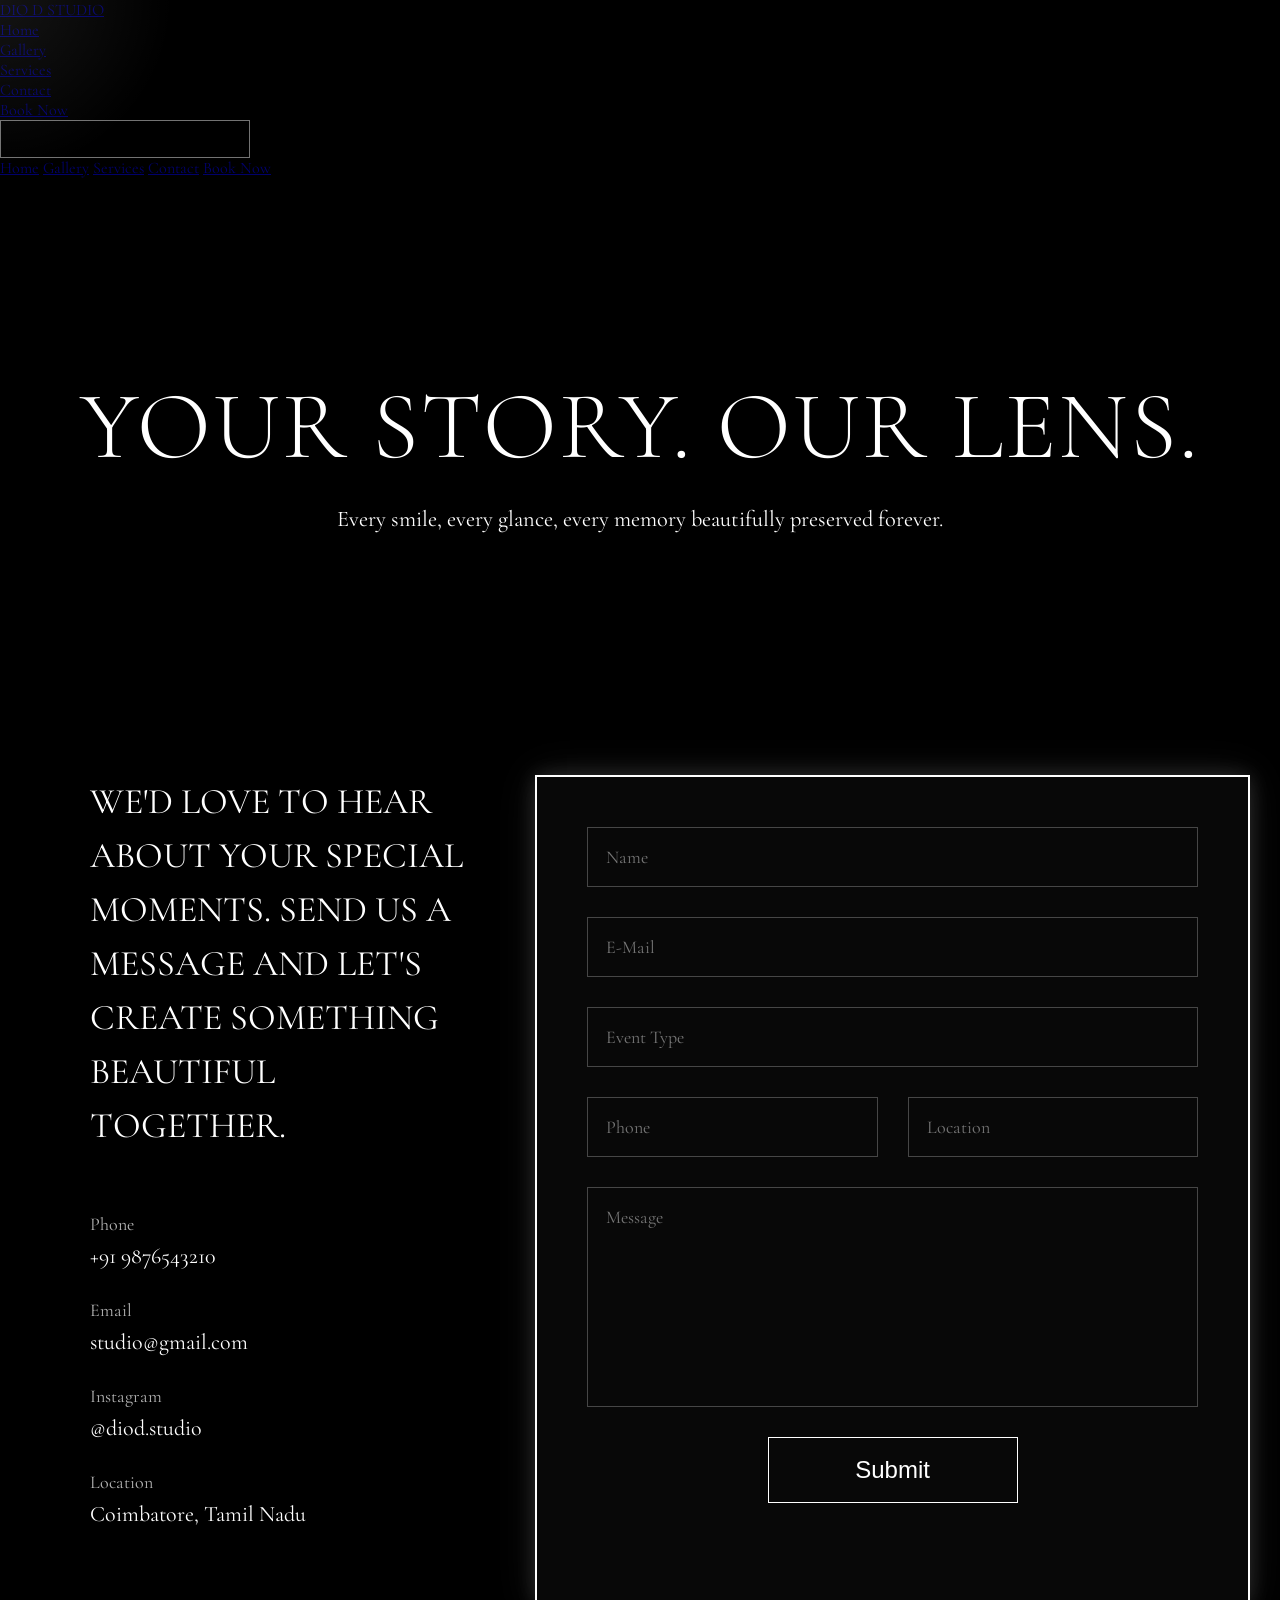
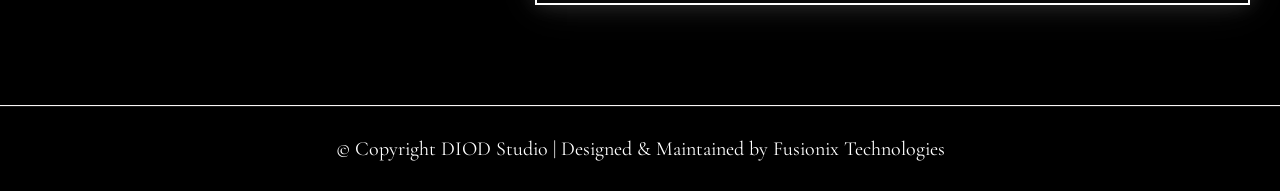
<file: studioContact/index.html>
<!DOCTYPE html>
<html lang="en">
<head>
<meta charset="UTF-8">
<meta name="viewport" content="width=device-width, initial-scale=1.0">

<title>DIOD Studio | Wedding Photography & Cinematic Videography in Coimbatore</title>

<meta name="description" content="DIOD Studio offers premium wedding photography, cinematic videography, candid photography, pre wedding shoots, engagement photography and event coverage in Coimbatore, Tamil Nadu.">

<meta name="keywords" content="Wedding Photography Coimbatore, Wedding Photographer Coimbatore, Candid Photography, Cinematic Videography, Pre Wedding Shoot, Engagement Photography, Wedding Videography Tamil Nadu">

<meta name="author" content="DIOD Studio">

<meta name="robots" content="index, follow">

<meta name="theme-color" content="#000000">

<link rel="canonical" href="https://yourdomain.com/">

<!-- Open Graph SEO -->

<meta property="og:type" content="website">
<meta property="og:title" content="DIOD Studio | Wedding Photography & Cinematic Videography">
<meta property="og:description" content="Capturing timeless wedding stories with cinematic excellence.">
<meta property="og:image" content="https://yourdomain.com/image/bg.jpg">
<meta property="og:url" content="https://yourdomain.com/">

<!-- Twitter SEO -->

<meta name="twitter:card" content="summary_large_image">
<meta name="twitter:title" content="DIOD Studio">
<meta name="twitter:description" content="Premium Wedding Photography & Cinematic Videography">
<meta name="twitter:image" content="https://yourdomain.com/image/bg.jpg">

<!-- Local Business Schema -->

<script type="application/ld+json">
{
 "@context":"https://schema.org",
 "@type":"PhotographyBusiness",
 "name":"DIOD Studio",
 "image":"https://yourdomain.com/image/bg.jpg",
 "telephone":"+91 9876543210",
 "email":"studio@gmail.com",
 "address":{
   "@type":"PostalAddress",
   "addressLocality":"Coimbatore",
   "addressRegion":"Tamil Nadu",
   "addressCountry":"India"
 },
 "url":"https://yourdomain.com"
}
</script>

<link rel="preconnect" href="https://fonts.googleapis.com">
<link rel="preconnect" href="https://fonts.gstatic.com" crossorigin>

<link href="https://fonts.googleapis.com/css2?family=Cormorant+Garamond:wght@300;400;500;600&display=swap" rel="stylesheet">

<link rel="stylesheet" href="style.css">

<link rel="preconnect" href="https://fonts.googleapis.com">
<link href="https://fonts.googleapis.com/css2?family=Cormorant+Garamond:wght@300;400;500;600&display=swap" rel="stylesheet">

<link rel="stylesheet" href="style.css">
</head>

<body>
    <div class="spotlight"></div>

<section class="hero">
    <div class="hero-bg"></div>

    <!-- Navigation -->
    <nav aria-label="Main navigation">

        <a href="index.html" class="logo">
            <span>DIO</span>
            <span class="flip-d">D</span>
            <span class="studio-text">STUDIO</span>
        </a>

        <!-- Desktop Menu -->
        <ul>
            <li><a href="#">Home</a></li>
            <li><a href="#">Gallery</a></li>
            <li><a href="#">Services</a></li>
            <li><a href="#">Contact</a></li>
            <li><a href="#" class="nav-cta">Book Now</a></li>
        </ul>

        <!-- Hamburger -->
        <button class="nav-toggle"
                aria-label="Toggle navigation"
                aria-expanded="false">
            <span></span>
            <span></span>
            <span></span>
        </button>

    </nav>

    <!-- Mobile Fullscreen Menu -->
    <div class="mobile-menu" role="dialog" aria-label="Navigation menu">
        <a href="#">Home</a>
        <a href="#">Gallery</a>
        <a href="#">Services</a>
        <a href="#">Contact</a>
        <a href="#" class="nav-cta">Book Now</a>
    </div>

</section>
</nav>
<div class="overlay"></div>

    <div class="hero-slider">
    <div class="slide slide1" aria-label="Wedding Photography">
    </div>
<div class="slide slide2" aria-label="Cinematic Wedding Videography">
</div>
<div class="slide slide3" aria-label="Pre Wedding Photography">
</div>
</div>

    <div class="hero-content">

    <h1 class="hero-title">
        YOUR STORY. OUR LENS.
    </h1>

    <p class="hero-subtitle">
        Every smile, every glance,
        every memory beautifully
        preserved forever.
    </p>

</div>

</section>

<section class="contact-wrapper">

    <div class="left">

        <h2>
            WE'D LOVE TO HEAR ABOUT YOUR
            SPECIAL MOMENTS. SEND US A
            MESSAGE AND LET'S CREATE
            SOMETHING BEAUTIFUL
            TOGETHER.
        </h2>

        <div class="info">

            <div>
                <span>Phone</span>
                <p>+91 9876543210</p>
            </div>

            <div>
                <span>Email</span>
                <p>studio@gmail.com</p>
            </div>

            <div>
                <span>Instagram</span>
                <p>@diod.studio</p>
            </div>

            <div>
                <span>Location</span>
                <p>Coimbatore, Tamil Nadu</p>
            </div>

        </div>

    </div>

    <div class="right">

        <form id="contactForm">

            <input type="text" name="name" placeholder="Name" required>
            <input type="email" name="email" placeholder="E-Mail" required>
            <input type="text" name="eventType" placeholder="Event Type">

            <div class="row">

                <input type="text" name="phone" placeholder="Phone">
                <input type="text" name="location" placeholder="Location">

            </div>

            <textarea name="message" placeholder="Message"></textarea>

            <button type="submit">
                <span>Submit</span>
            </button>
            <div id="successMsg"></div>
        </form>

    </div>

</section>
<div class="line"></div>

<footer>
© Copyright DIOD Studio | Designed & Maintained by Fusionix Technologies

</footer>
<script src="script.js"></script>

</body>
</html>
</file>
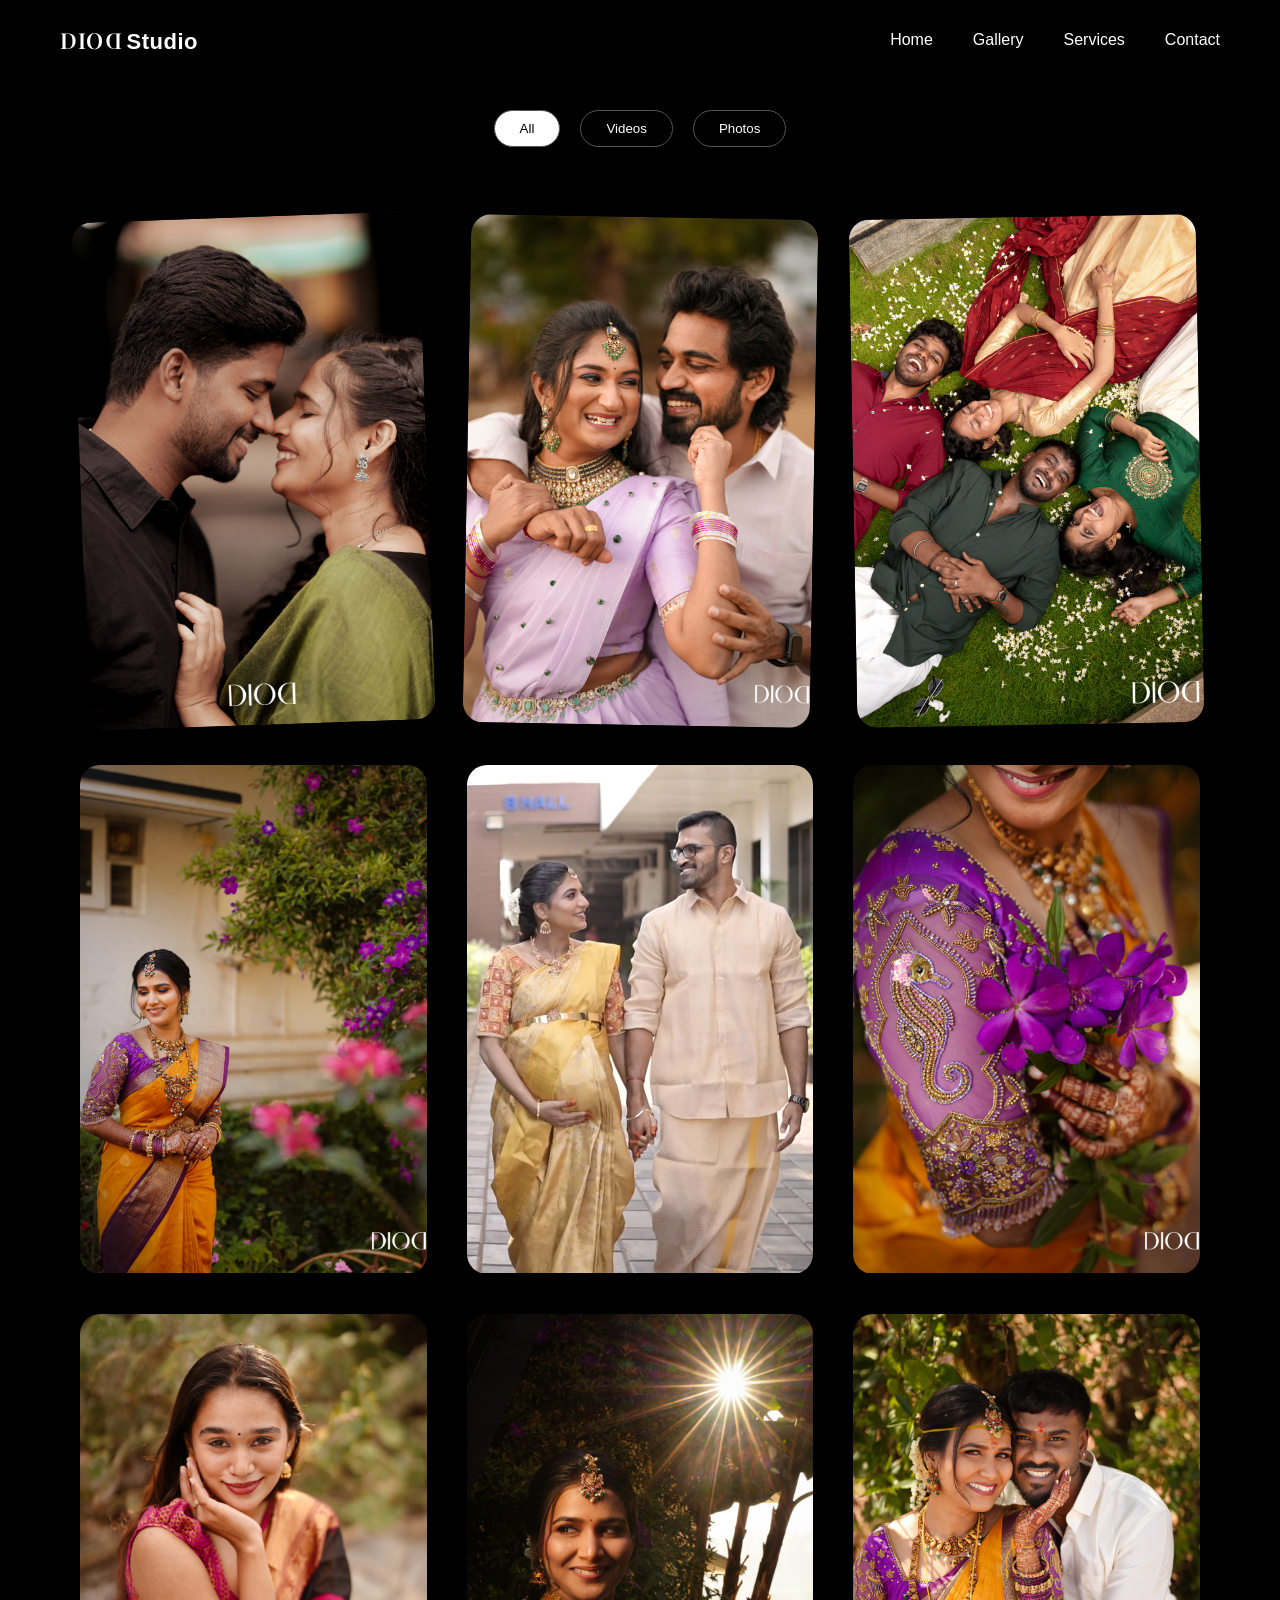
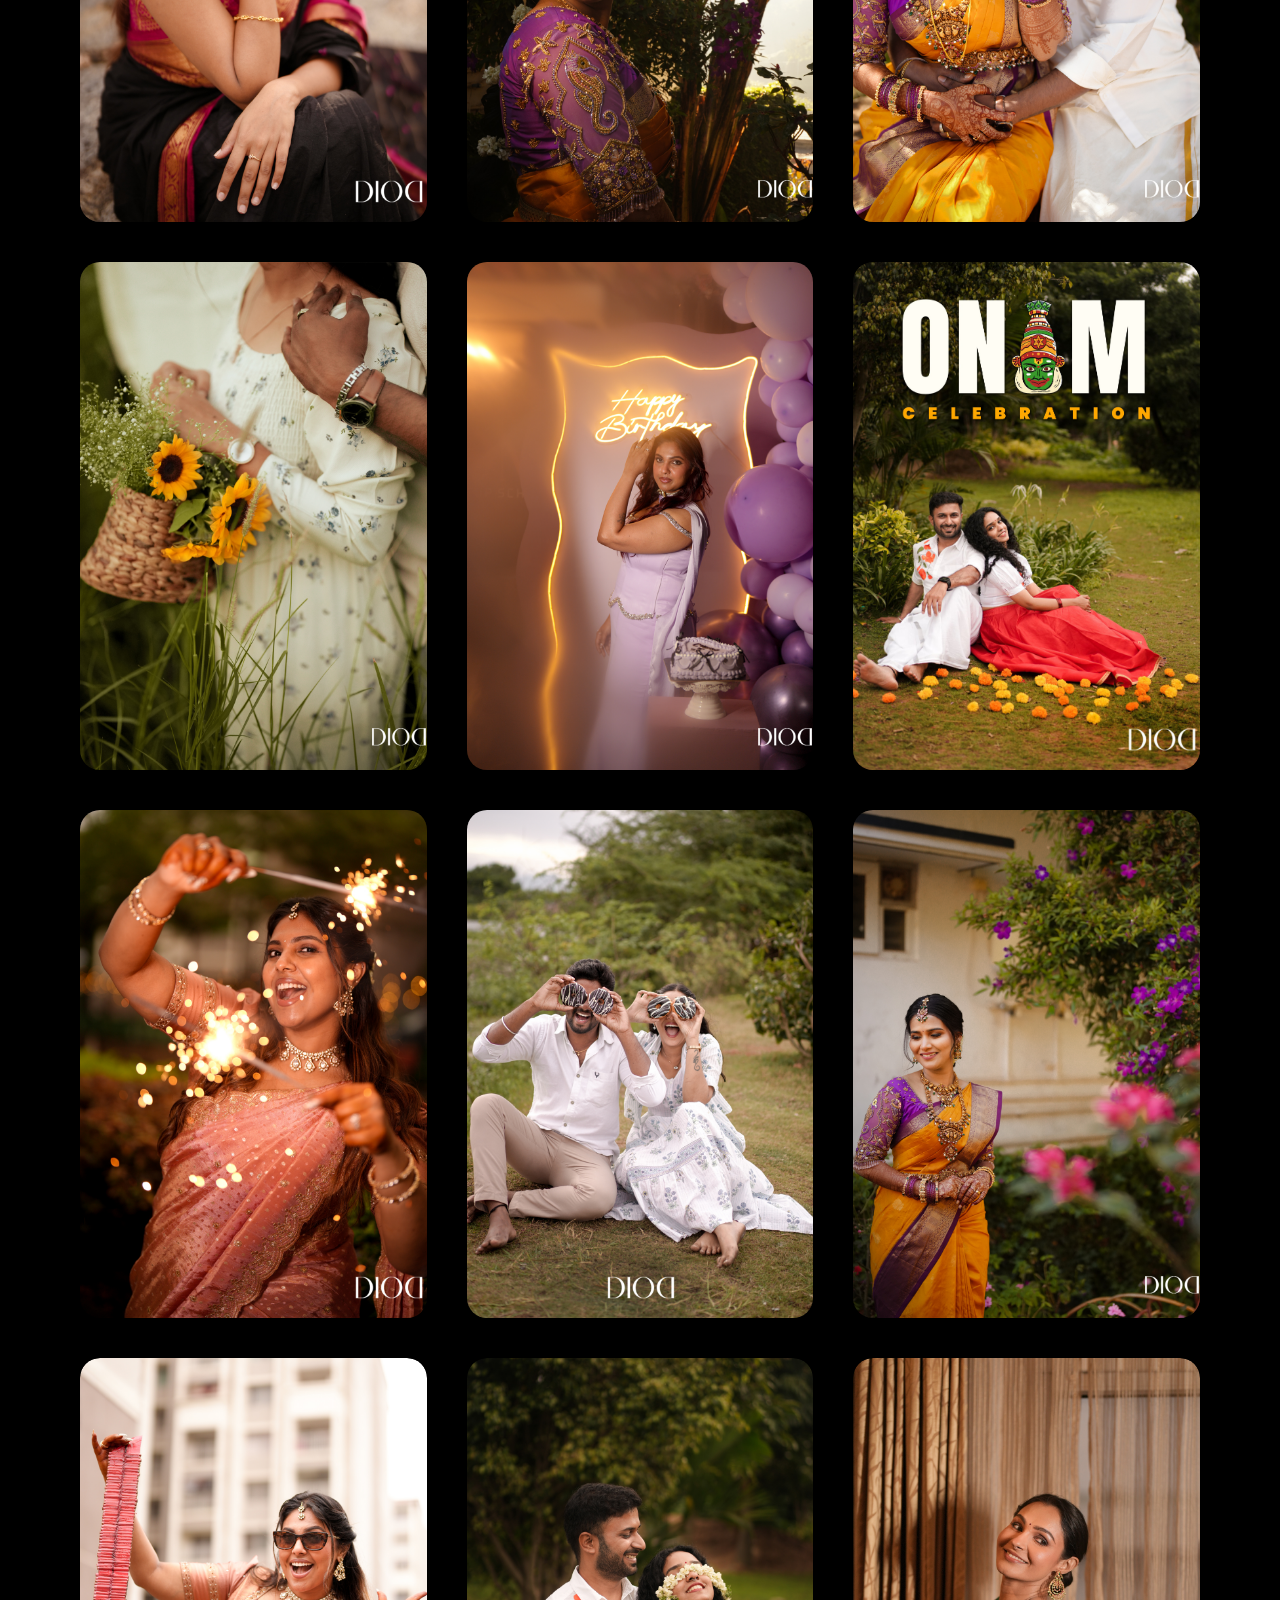
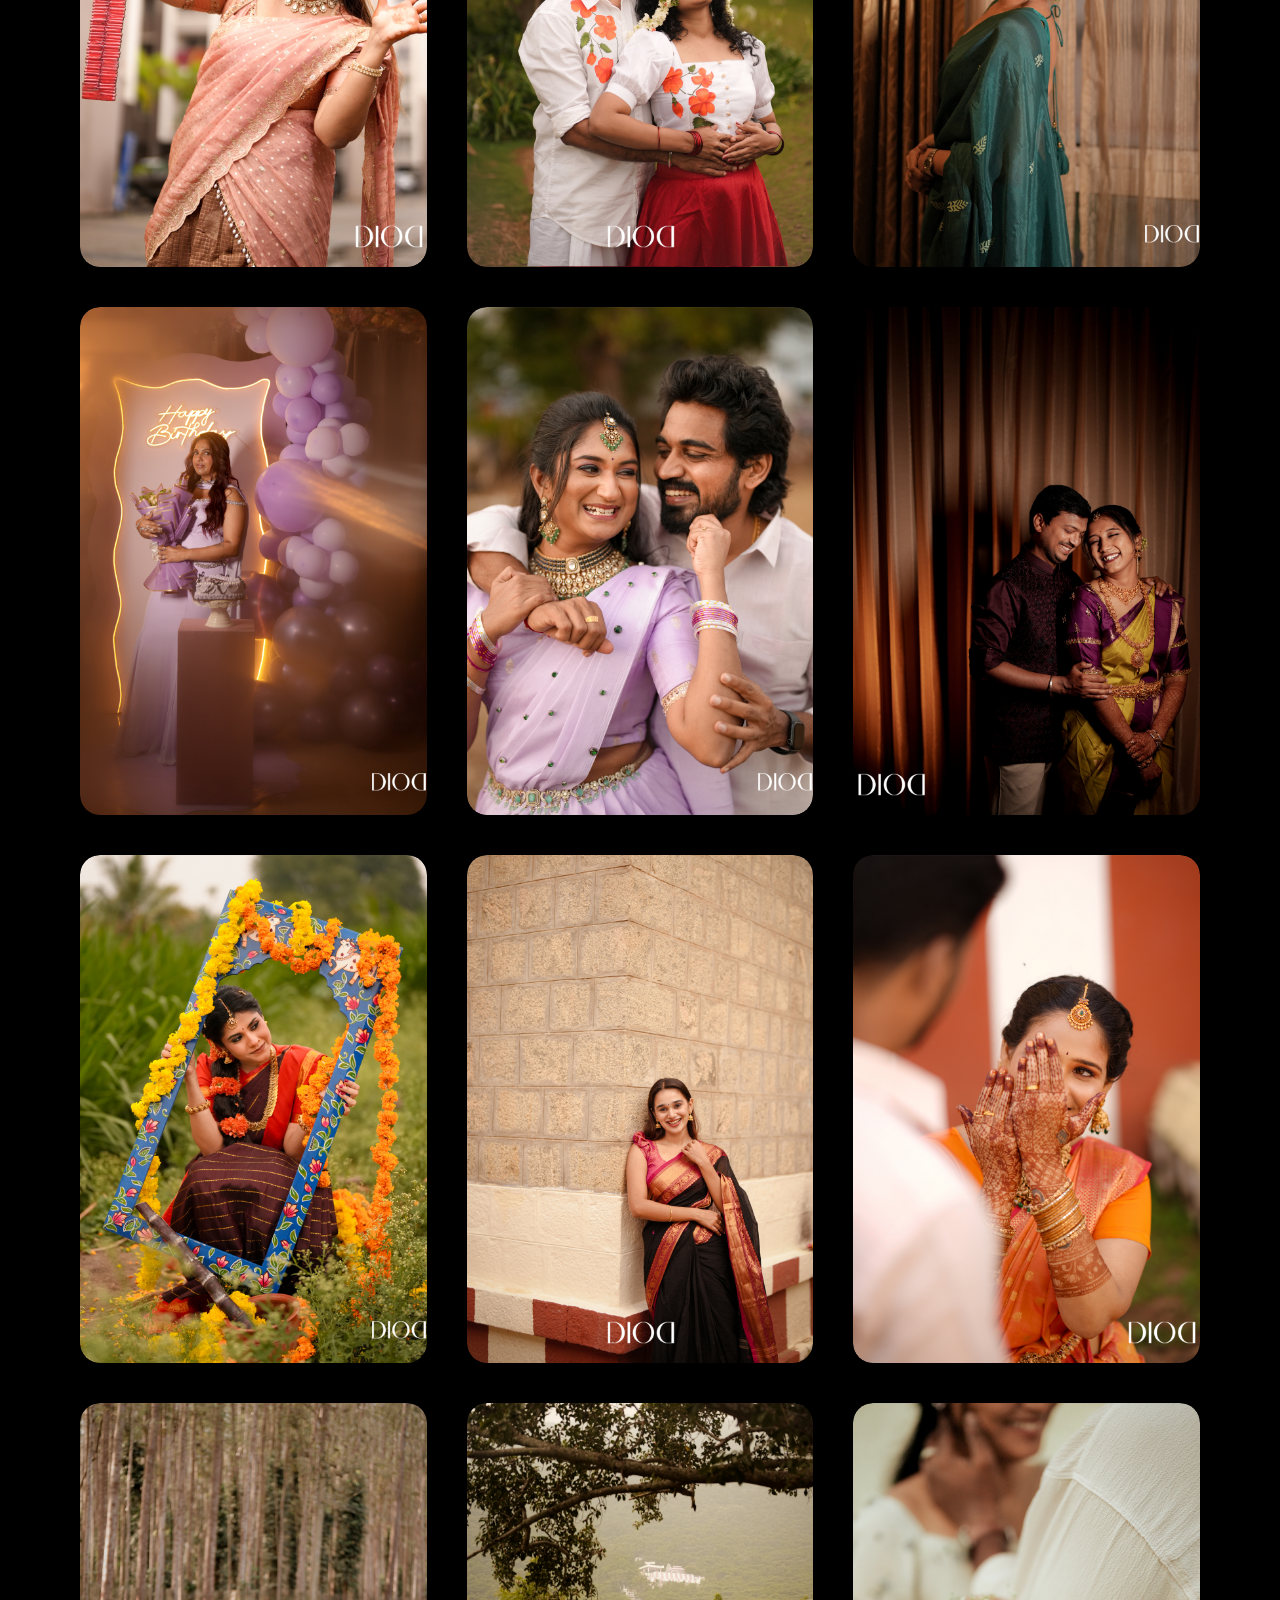
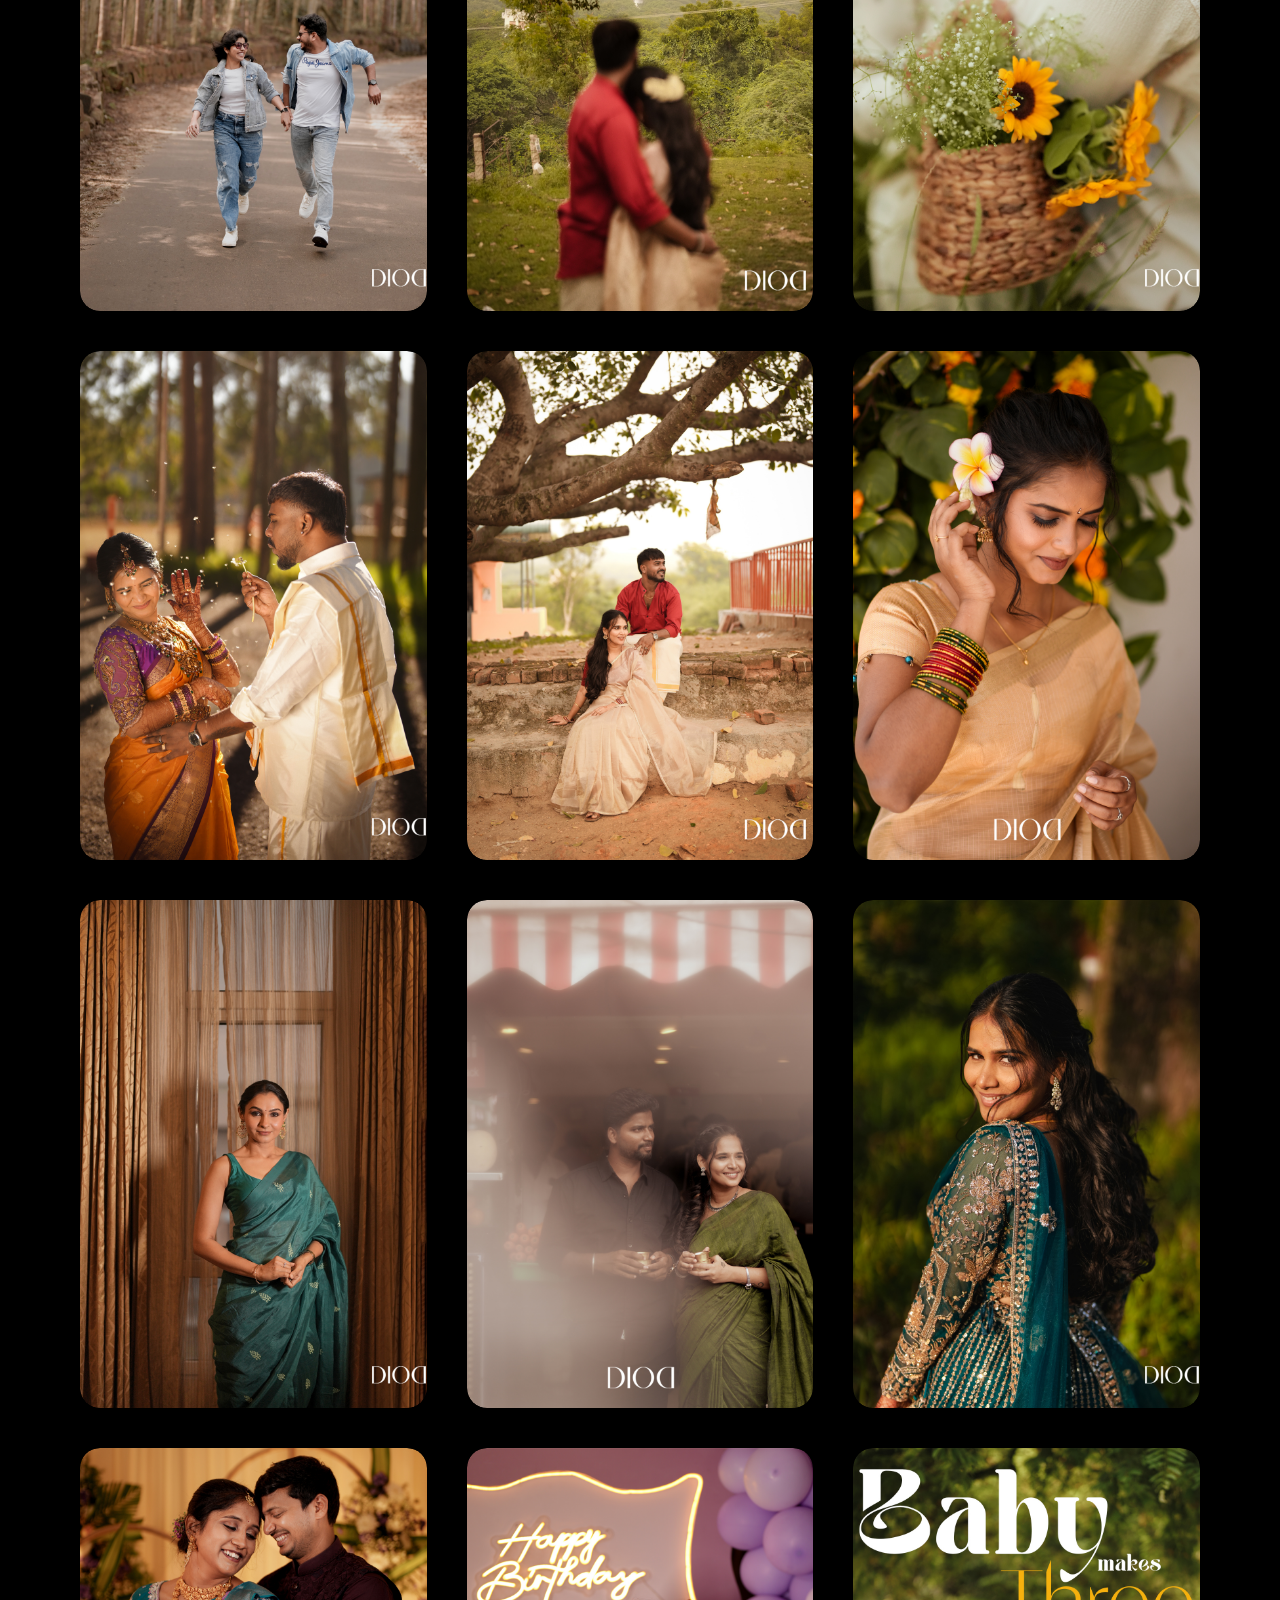
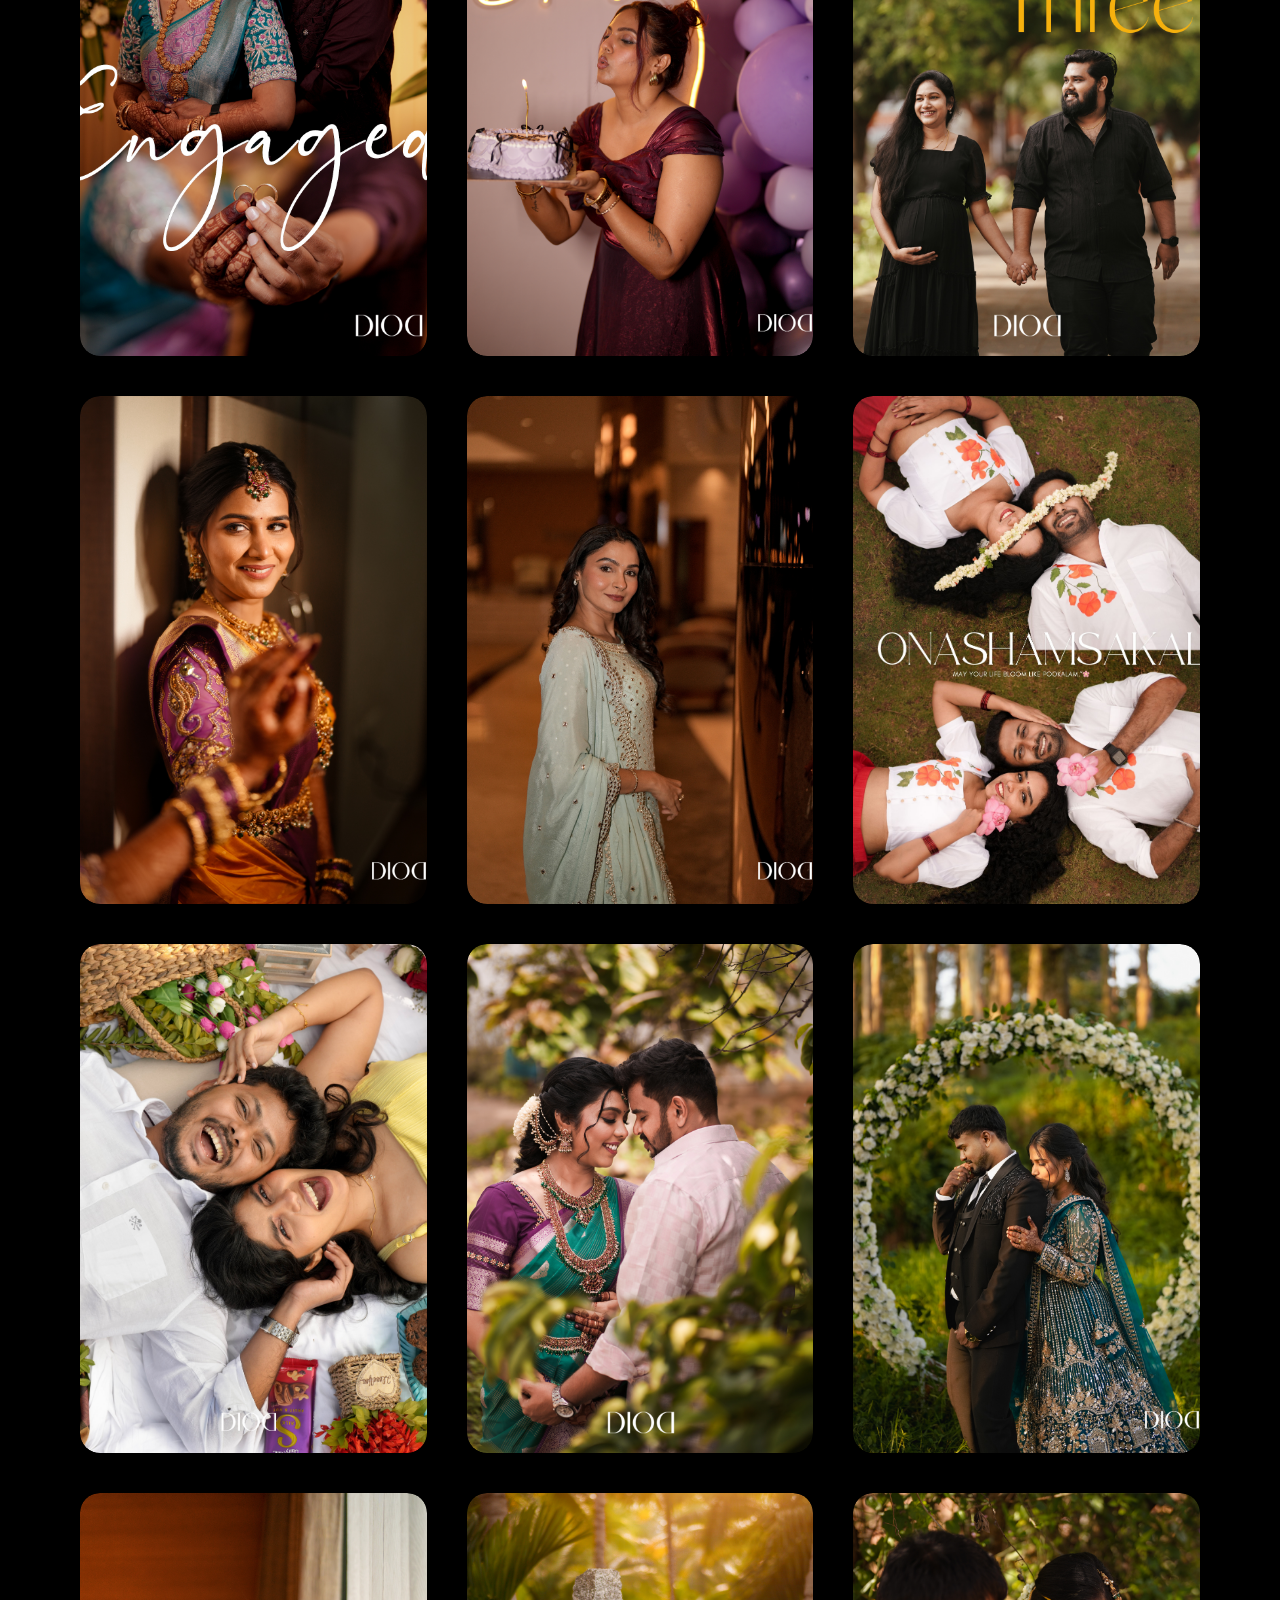
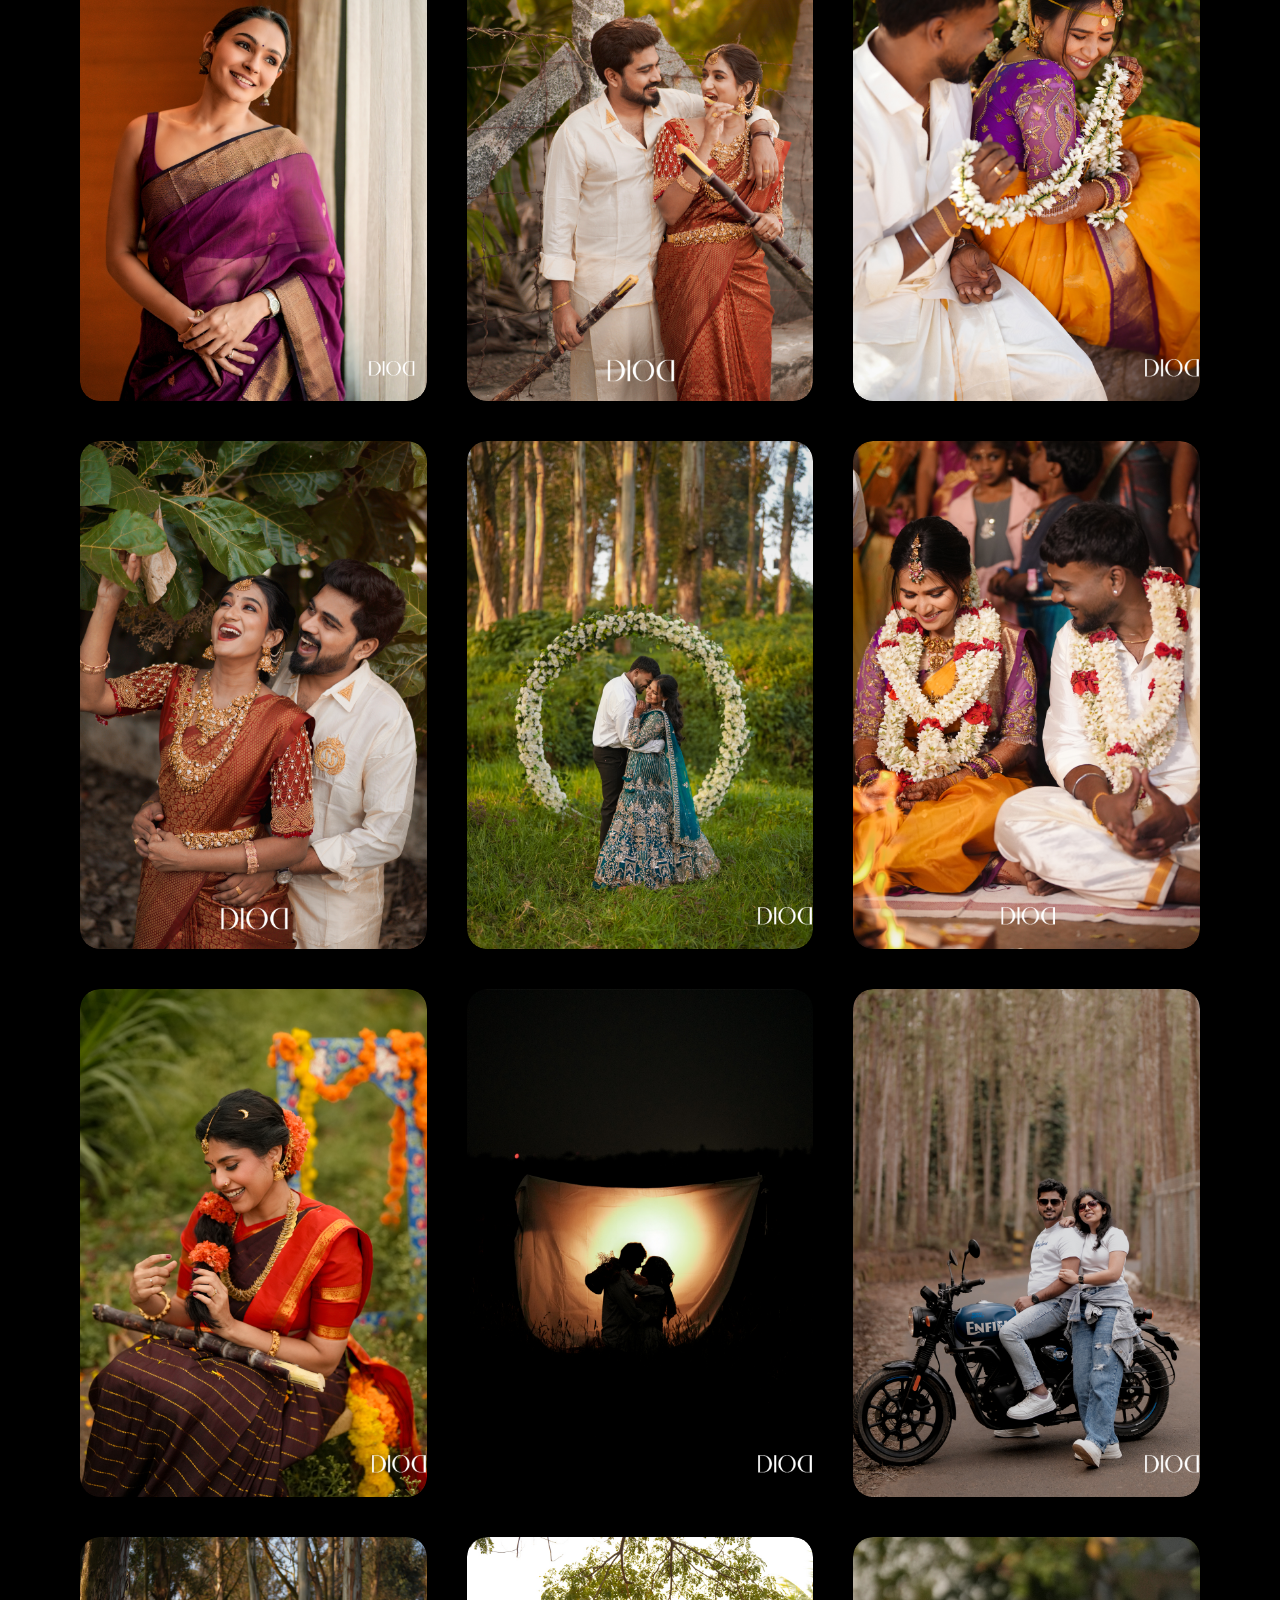
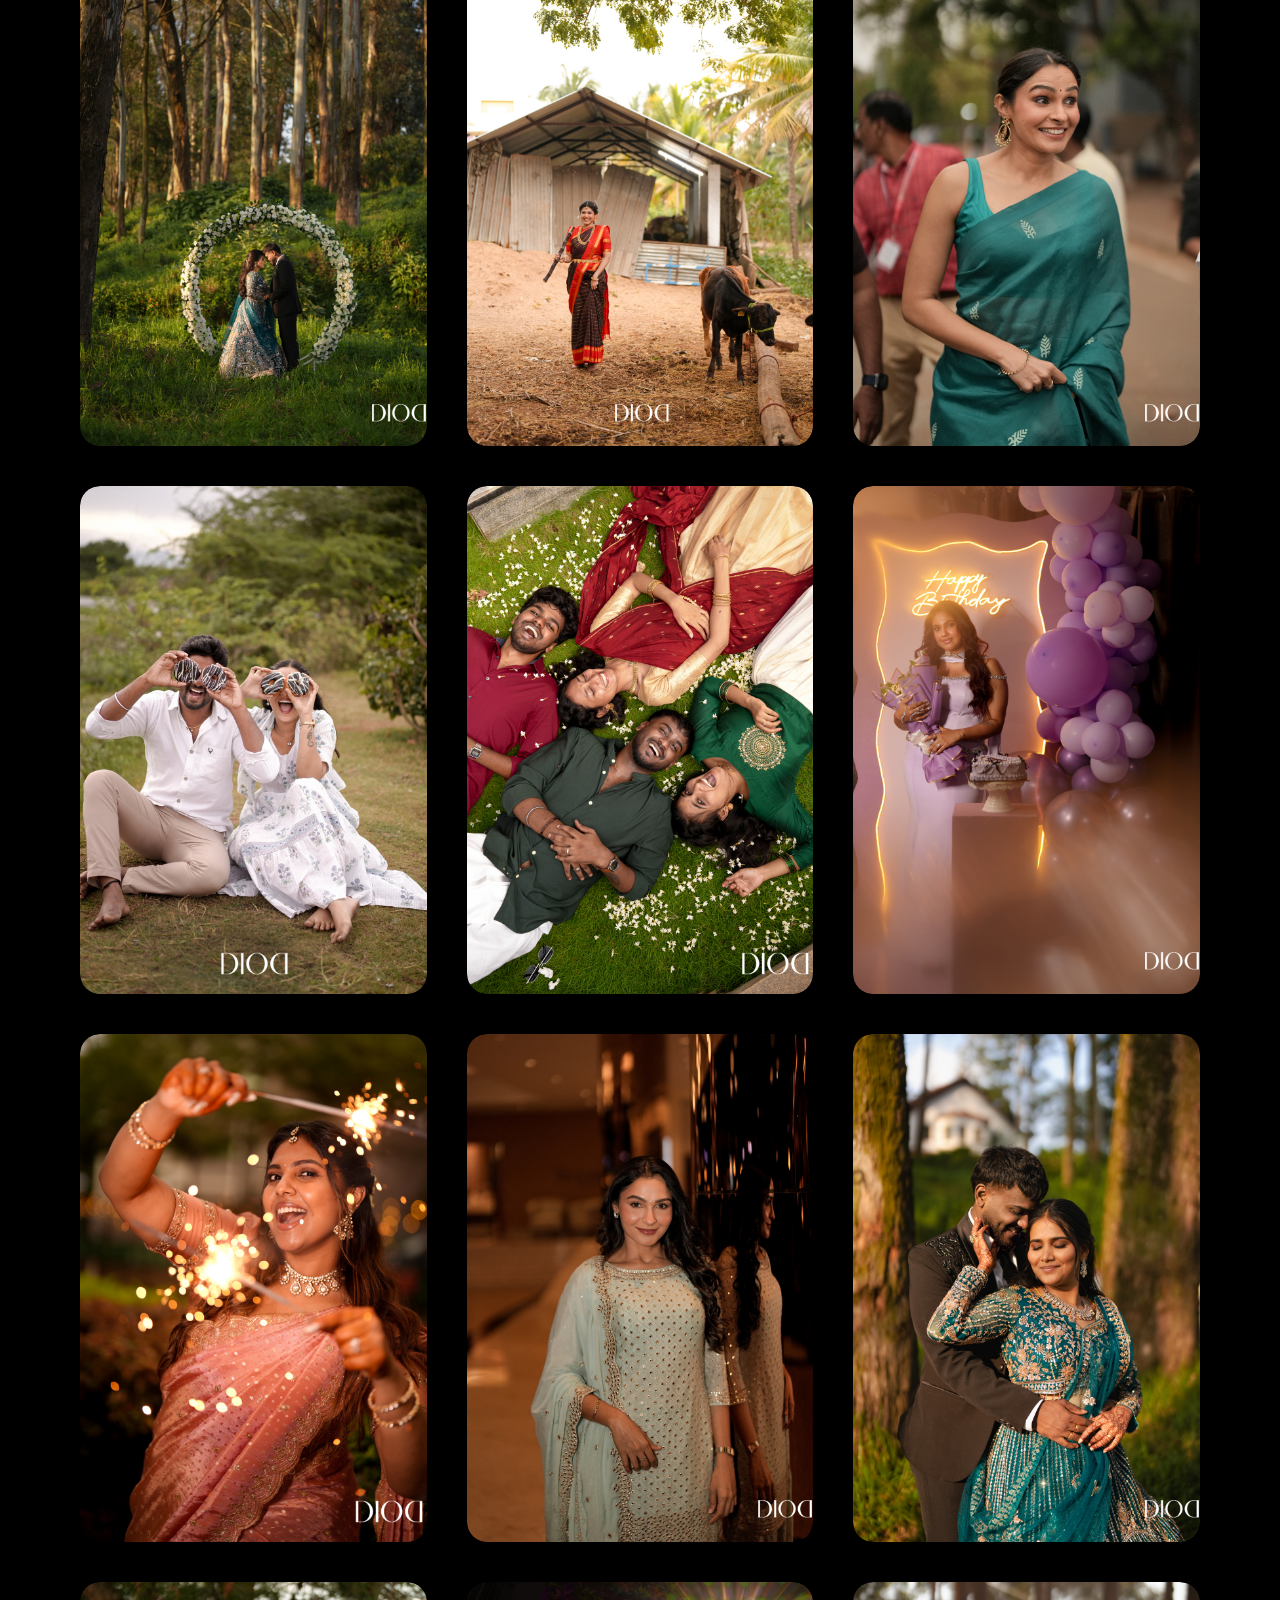
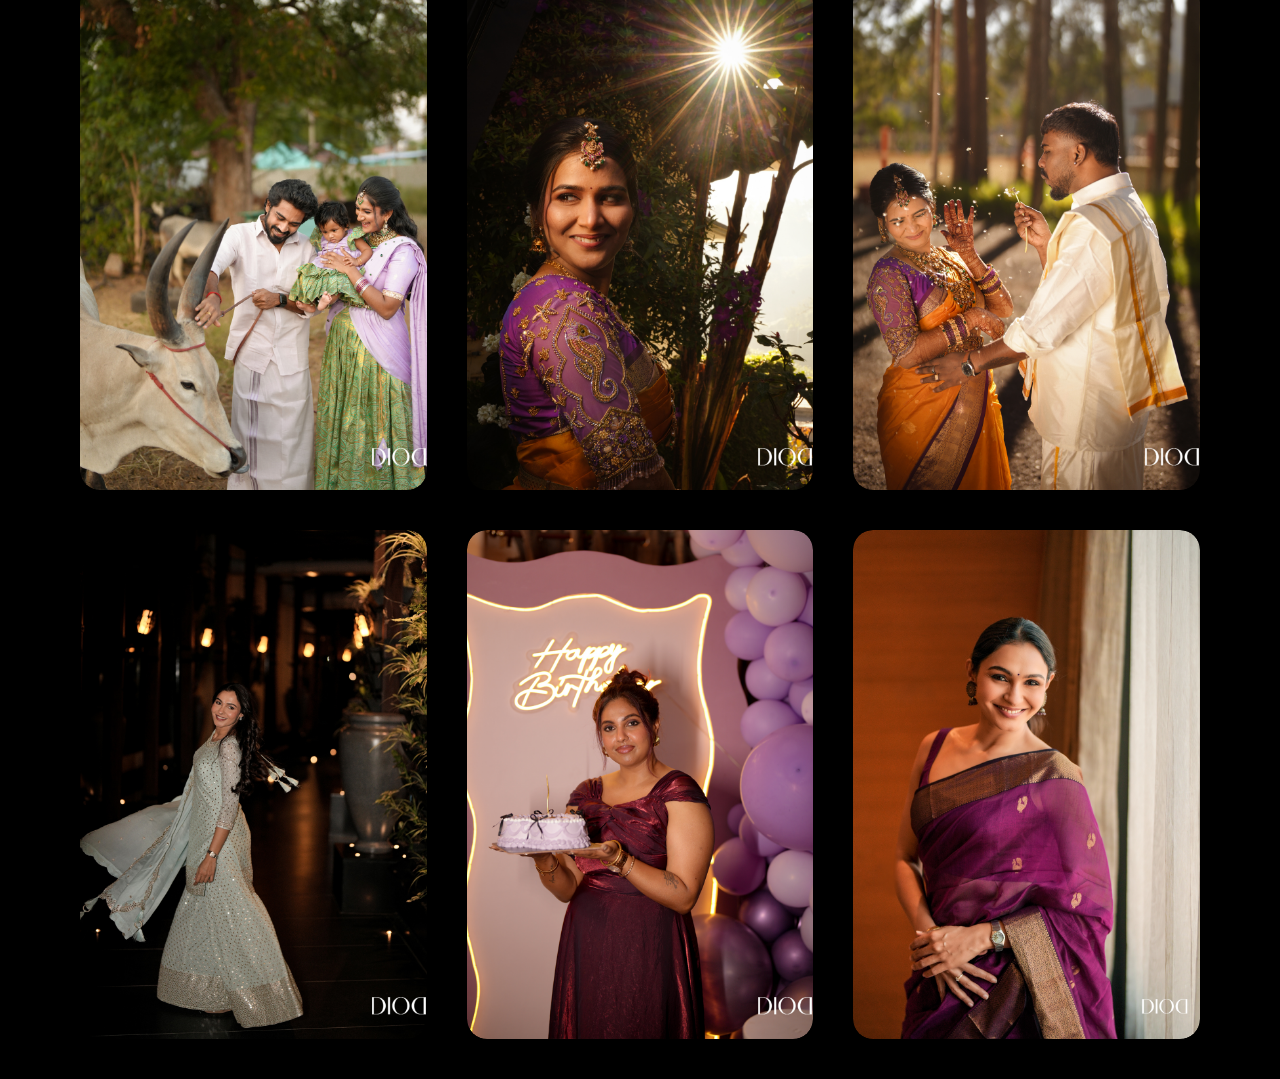
<file: gallery.html>
<!DOCTYPE html>
<html lang="en">
<head>
<meta charset="UTF-8">
<meta name="viewport" content="width=device-width, initial-scale=1.0">
<title>Portfolio</title>
<link href="https://fonts.googleapis.com/css2?family=Playfair+Display:wght@500&display=swap" rel="stylesheet">
<title>DIOD Studios | Wedding Photography & Cinematic Videography in Chennai</title>
<meta name="description" content="DIOD Studios offers premium wedding photography and cinematic videography in Chennai. Explore stunning couple shoots, pre-wedding, and wedding films.">
<meta name="keywords" content="DIOD Studios, wedding photography Chennai, cinematic wedding video, pre wedding shoot Chennai, couple photography, wedding videographer India">
<meta name="author" content="DIOD Studios">
<meta name="robots" content="index, follow">
<meta name="viewport" content="width=device-width, initial-scale=1.0">
<meta property="og:title" content="DIOD Studios | Wedding Photography Chennai">
<meta property="og:description" content="Premium wedding photography and cinematic films by DIOD Studios.">
<meta property="og:image" content="https://yourdomain.com/preview.jpg">
<meta property="og:url" content="https://yourdomain.com">
<meta property="og:type" content="website">
<meta name="twitter:card" content="summary_large_image">
<meta name="twitter:title" content="DIOD Studios Portfolio">
<meta name="twitter:description" content="Cinematic wedding photography and videography.">
<meta name="twitter:image" content="https://yourdomain.com/preview.jpg">
<style>
*{
  margin:0;
  padding:0;
  box-sizing:border-box;
  font-family: 'Poppins', sans-serif;
}

body{
  background:#000;
  color:#fff;
}
.logo {
  font-size: 28px;
  font-weight: 600;
  letter-spacing: 0.5px;
    font-family: 'Playfair Display', serif;
}
.flip {
  display: inline-block;
  transform: scaleX(-1);
   font-family: 'Playfair Display', serif;
}
.navbar{
  display:flex;
  justify-content:space-between;
  align-items:center;
  padding:25px 60px;
}
.logo{
  font-size:22px;
  font-weight:600;
}
.nav-links{
  display:flex;
  gap:40px;
}
.nav-links a{
  text-decoration:none;
  color:#fff;
}
.gallery{
  display:grid;
  grid-template-columns:repeat(3, 1fr);
  gap:40px;
  padding:40px 80px;
}
.filter-buttons{
  display:flex;
  justify-content:center;
  gap:20px;
  padding:30px;
}
.filter-buttons button{
  padding:10px 25px;
  border-radius:30px;
  border:1px solid #555;
  background:transparent;
  color:white;
  cursor:pointer;
  transition:0.3s;
}
.filter-buttons button:hover{
  background:white;
  color:black;
}
.filter-buttons .active{
  background:white;
  color:black;
}
.card{
  border-radius:20px;
  overflow:hidden;
}
.card video{
  width:100%;
  height:100%;
  object-fit:cover;
  aspect-ratio:11/16;
  cursor:pointer;
}
video:fullscreen {
  width:auto !important;
  height:100vh !important;
  object-fit:contain !important;
  background:black;
}
video:-webkit-full-screen {
  width:auto !important;
  height:100vh !important;
  object-fit:contain !important;
  background:black;
}
/* Make image fit inside card */
.card img {
  width: 100%;
  height: 100%;
  object-fit: cover;
  cursor: pointer;
}

/* Preview Fullscreen */
#previewBox {
  display: none;
  position: fixed;
  top: 0;
  left: 0;
  width: 100%;
  height: 100%;
  background: rgba(0,0,0,0.9);
  justify-content: center;
  align-items: center;
  z-index: 1000;
}

#previewImg {
  max-width: 90%;
  max-height: 90%;
  border-radius: 10px;
}

#closeBtn {
  position: absolute;
  top: 20px;
  right: 30px;
  font-size: 40px;
  color: white;
  cursor: pointer;
}
.title{
  font-size: 28px;
  margin-bottom: 40px;
}
.cards{
  display: grid;
  grid-template-columns: repeat(3, 1fr);
  gap: 40px;
}
.card{
  border-radius: 20px;
  overflow: hidden;
  transition: 0.4s;
}
.card img {
  width: 100%;
  height: 100%;
  object-fit: cover;
  aspect-ratio: 11/16; 
  border-radius: 20px;
  cursor: pointer;
}
.card:hover{
  transform: scale(1.05);
}
@keyframes float {
  0%   { transform: translateY(0px); }
  50%  { transform: translateY(-15px); }
  100% { transform: translateY(0px); }
}
.card{
  border-radius: 20px;
  overflow: hidden;
  transition: 0.4s;
  animation: float 6s ease-in-out infinite;
}
.card:nth-child(1){
  animation-duration: 5s;
}

.card:nth-child(2){
  animation-duration: 6s;
}

.card:nth-child(3){
  animation-duration: 7s;
}

.card:nth-child(1){
  transform: rotate(-2deg);
}

.card:nth-child(2){
  transform: rotate(1deg);
}

.card:nth-child(3){
  transform: rotate(-1deg);
}
@keyframes floatSmooth {
  0%   { transform: translateY(0px) scale(1); }
  50%  { transform: translateY(-20px) scale(1.02); }
  100% { transform: translateY(0px) scale(1); }
}

.card{
  animation: floatSmooth 8s ease-in-out infinite;
}
@media(max-width:900px){
  .cards{
    grid-template-columns: 1fr;
  }
}
@media(max-width:900px){
  .gallery{
    grid-template-columns:repeat(2,1fr);
  }
}
@media(max-width:600px){
  .gallery{
    grid-template-columns:1fr;
  }
}
</style>
</head>
<body>
<div class="navbar">
  <div class="logo">
  DIO<span class="flip">D</span>
   <span class="studio">Studio</span>
</div>
  <div class="nav-links">
    <a href="#">Home</a>
    <a href="#">Gallery</a>
    <a href="#">Services</a>
    <a href="#">Contact</a>
  </div>
</div>
<div class="filter-buttons">
  <button onclick="showType('all')" class="active">All</button>
  <button onclick="showType('video')">Videos</button>
  <button onclick="showType('photo')">Photos</button>
</div>
<section class="gallery">
<div class="card video">
  <video 
    src="video/video1.MOV"
    poster="thumbnail/video1.jpg"
    loop
    muted
    playsinline
    preload="none"
    tabindex="0"
    title="Cinematic Wedding Video by DIOD Studios"
    aria-label="Wedding cinematic video DIOD Studios Chennai">
  </video>
</div>
<div class="card video">
  <video 
    src="video/video2.mp4"
    poster="thumbnail/video2.jpg"
    loop
    muted
    playsinline
   preload="none"
    tabindex="0"
    title="Cinematic Wedding Video by DIOD Studios"
    aria-label="Wedding cinematic video DIOD Studios Chennai">
  </video>
</div>
<div class="card video">
  <video 
    src="video/video3.mp4"
    poster="thumbnail/video3.jpg"
    loop
    preload="none"
    tabindex="0"
    title="Couple Cinematic Video by DIOD Studios"
    aria-label="Couple cinematic video DIOD Studios">
  </video>
</div>
<div class="card video">
  <video 
    src="video/video4.mp4"
    poster="thumbnail/video4.jpg"
    loop
   preload="none"
    tabindex="0"
    title="Wedding Highlights Film DIOD Studios"
    aria-label="Wedding highlights Chennai videography">
  </video>
</div>
<div class="card video">
  <video 
    src="video/video5.mp4"
    poster="thumbnail/video5.png"
    loop
    preload="none"
    tabindex="0"
    title="Cinematic Love Story Video"
    aria-label="Love story cinematic video DIOD Studios">
  </video>
</div>
<div class="card video">
  <video 
    src="video/video6.mp4"
    poster="thumbnail/video6.jpg"
    loop
    preload="none"
    tabindex="0"
    title="Bride Groom Entry Cinematic Shot"
    aria-label="Bride groom entry cinematic video">
  </video>
</div>
<div class="card video">
  <video 
    src="video/video7.mp4"
    poster="thumbnail/video7.jpg"
    loop
  preload="none"
    tabindex="0"
    title="Cinematic Love Story Video"
    aria-label="Love story cinematic video DIOD Studios">
  </video>
</div>
<div class="card video">
  <video 
    src="video/video8.mp4"
    poster="thumbnail/video8.jpg"
    loop
   preload="none"
    tabindex="0"
    title="Cinematic Love Story Video"
    aria-label="Love story cinematic video DIOD Studios">
  </video>
</div>
<div class="card video">
  <video 
    src="video/video9.mp4"
    poster="thumbnail/video9.jpg"
    loop
   preload="none"
    tabindex="0"
    title="Cinematic Love Story Video"
    aria-label="Love story cinematic video DIOD Studios">
  </video>
</div>

<div class="card video">
  <video 
    src="video/video10.mp4"
    poster="thumbnail/video10.jpg"
    loop
   preload="none"
    tabindex="0"
    title="Cinematic Love Story Video"
    aria-label="Love story cinematic video DIOD Studios">
  </video>
</div>

<div class="card video">
  <video 
    src="video/video11.mp4"
    poster="thumbnail/video11.jpg"
    loop
   preload="none"
    tabindex="0"
    title="Cinematic Love Story Video"
    aria-label="Love story cinematic video DIOD Studios">
  </video>
</div>
<div class="card video">
  <video 
    src="video/video12.mp4"
    poster="thumbnail/video12.jpg"
    loop
    preload="none"
    tabindex="0"
    title="Cinematic Love Story Video"
    aria-label="Love story cinematic video DIOD Studios">
  </video>
</div>
<div class="card video">
  <video 
    src="video/video13.mp4"
    poster="thumbnail/video13.jpg"
    loop
   preload="none"
    tabindex="0"
    title="Cinematic Love Story Video"
    aria-label="Love story cinematic video DIOD Studios">
  </video>
</div>
<div class="card video">
  <video 
    src="video/video14.mp4"
    poster="thumbnail/video14.jpg"
    loop
    preload="none"
    tabindex="0"
    title="Cinematic Love Story Video"
    aria-label="Love story cinematic video DIOD Studios">
  </video>
</div>
<div class="card video">
  <video 
    src="video/video15.mp4"
    poster="thumbnail/video15.jpg"
    loop
    preload="none"
    tabindex="0"
    title="Wedding Reel Edit DIOD Studios"
    aria-label="Wedding reel editing Chennai">
  </video>
</div>
<div class="card photo">
  <img src="image/img1.jpg">
</div>
<div class="card photo">
  <img src="image/img2.jpg">
</div>
<div class="card photo">
  <img src="image/img2.1.jpg">
</div>
<div class="card photo">
  <img src="image/img3.jpg">
</div>
<div class="card photo">
  <img src="image/img4.jpg">
</div>
<div class="card photo">
  <img src="image/img5.jpg">
</div>
<div class="card photo">
  <img src="image/img7.jpg">
</div>
<div class="card photo">
  <img src="image/img8.jpg">
</div>
<div class="card photo">
  <img src="image/img9.jpg">
</div>
<div class="card photo">
  <img src="image/img10.jpg">
</div>
<div class="card photo">
  <img src="image/img11.jpg">
</div>
<div class="card photo">
  <img src="image/img12.jpg">
</div>
<div class="card photo">
  <img src="image/img13.jpg">
</div>
<div class="card photo">
  <img src="image/img14.jpg">
</div>
<div class="card photo">
  <img src="image/img15.jpg">
</div>
<div class="card photo">
  <img src="image/img16.jpg">
</div>
<div class="card photo">
  <img src="image/img17.jpg">
</div>
<div class="card photo">
  <img src="image/img18.jpg">
</div>
<div class="card photo">
  <img src="image/img19.jpg">
</div>
<div class="card photo">
  <img src="image/img20.jpg">
</div>
<div class="card photo">
  <img src="image/img21.jpg">
</div>
<div class="card photo">
  <img src="image/img23.jpg">
</div>
<div class="card photo">
  <img src="image/img24.jpg">
</div>
<div class="card photo">
  <img src="image/img25.jpg">
</div>
<div class="card photo">
  <img src="image/img26.jpg">
</div>
<div class="card photo">
  <img src="image/img27.jpg">
</div>
<div class="card photo">
  <img src="image/img28.jpg">
</div>
<div class="card photo">
  <img src="image/img29.jpg">
</div>
<div class="card photo">
  <img src="image/img30.jpg">
</div>
<div class="card photo">
  <img src="image/img31.jpg">
</div>
<div class="card photo">
  <img src="image/img32.jpg">
</div>
<div class="card photo">
  <img src="image/img33.jpg">
</div>
<div class="card photo">
  <img src="image/img34.jpg">
</div>
<div class="card photo">
  <img src="image/img35.jpg">
</div>
<div class="card photo">
  <img src="image/img36.jpg">
</div>
<div class="card photo">
  <img src="image/img37.jpg">
</div>
<div class="card photo">
  <img src="image/img38.jpg">
</div>
<div class="card photo">
  <img src="image/img39.jpg">
</div>
<div class="card photo">
  <img src="image/img40.jpg">
</div>
<div class="card photo">
  <img src="image/img41.jpg">
</div>
<div class="card photo">
  <img src="image/img42.jpg">
</div>
<div class="card photo">
  <img src="image/img43.jpg">
</div>
<div class="card photo">
  <img src="image/img44.jpg">
</div>
<div class="card photo">
  <img src="image/img1,2.jpg">
</div>
<div class="card photo">
  <img src="image/img45.jpg">
</div>
<div class="card photo">
  <img src="image/img46.jpg">
</div>
<div class="card photo">
  <img src="image/img47.jpg">
</div>
<div class="card photo">
  <img src="image/img48.jpg">
</div>
<div class="card photo">
  <img src="image/img49.jpg">
</div>
<div class="card photo">
  <img src="image/img50.jpg">
</div>
<div class="card photo">
  <img src="image/img01.jpg">
</div>
</section>
<!-- Image Preview Box -->
<div id="previewBox">
  <span id="closeBtn">&times;</span>
  <img id="previewImg">
</div>
<script>
function showType(type){
  const cards = document.querySelectorAll(".card");
  const buttons = document.querySelectorAll(".filter-buttons button");
  buttons.forEach(btn => btn.classList.remove("active"));
  event.target.classList.add("active");
  cards.forEach(card => {
    if(type === "all"){
      card.style.display = "block";
    }
    else if(card.classList.contains(type)){
      card.style.display = "block";
    }
    else{
      card.style.display = "none";
    }
  });
}
const videos = document.querySelectorAll(".card video");
videos.forEach(video => {
  video.pause();
  video.controls = false;
  video.addEventListener("click", (e) => {
    e.stopPropagation();
    videos.forEach(v => {
      if (v !== video) {
        v.pause();
        v.controls = false;
        v.removeAttribute("controls");
        v.currentTime = 0;
        v.load();
      }
    });
    video.controls = true;
    video.setAttribute("controls", "true");
    video.play();
  });
  video.addEventListener("ended", () => {
    video.controls = false;
    video.removeAttribute("controls");
    video.currentTime = 0;
    video.load(); 
  });

});

const images = document.querySelectorAll(".card img");
const previewBox = document.getElementById("previewBox");
const previewImg = document.getElementById("previewImg");
const closeBtn = document.getElementById("closeBtn");

// DOUBLE CLICK (PC)
images.forEach(img => {
  img.addEventListener("dblclick", function () {
    previewBox.style.display = "flex";
    previewImg.src = this.src;
  });
});

// DOUBLE TAP (MOBILE)
let lastTap = 0;

images.forEach(img => {
  img.addEventListener("touchend", function () {
    let currentTime = new Date().getTime();
    let tapLength = currentTime - lastTap;

    if (tapLength < 300 && tapLength > 0) {
      previewBox.style.display = "flex";
      previewImg.src = this.src;
    }

    lastTap = currentTime;
  });
});

// CLOSE BUTTON
closeBtn.addEventListener("click", () => {
  previewBox.style.display = "none";
});

// CLICK OUTSIDE CLOSE
previewBox.addEventListener("click", (e) => {
  if (e.target === previewBox) {
    previewBox.style.display = "none";
  }
});
</script>

</body>
</html>
</file>
<file: studioContact/style.css>
*{
    margin:0;
    padding:0;
    box-sizing:border-box;
}

html{
    scroll-behavior:smooth;
}

body{
    background:#000;
    color:#fff;
    font-family:'Cormorant Garamond',serif;
    overflow-x:hidden;
}

/* Spotlight */

.spotlight{
    position:fixed;
    width:350px;
    height:350px;
    border-radius:50%;
    background:radial-gradient(
        circle,
        rgba(255,255,255,.08),
        transparent 70%
    );
    pointer-events:none;
    transform:translate(-50%,-50%);
    z-index:9999;
}

/* Hero Section */

.hero{
    height:75vh;
    position:relative;
    overflow:hidden;
}

.slide{
    position:absolute;
    inset:0;

    background-size:cover;
    background-position:center center;
    background-repeat:no-repeat;

    opacity:0;
    animation:heroSlider 18s infinite;
}
.overlay{
    position:absolute;
    inset:0;
    background:rgba(0,0,0,.55);
    z-index:1;
}

.hero-content{
    position:absolute;
    top:50%;
    left:50%;
    transform:translate(-50%,-50%);
    text-align:center;
    z-index:100;
    width:90%;
}

.hero-title{
    font-size:6rem;
    font-weight:300;
    letter-spacing:2px;
    animation:none; /* float animation remove */
}

.hero-subtitle{
    font-size:1.4rem;
    margin-top:20px;
}

@keyframes floatText{
    0%,100%{
        transform:translateY(0);
    }

    50%{
        transform:translateY(-10px);
    }
}

.hero-slider{
    position:absolute;
    inset:0;
}

.slide{
    background-size: cover;
    background-position: center;
}

.slide1{
    background-image:url("image/bg1.jpg");
    animation-delay:0s;
    background-position:center 35%;
}

.slide2{
    background-image:url("image/bg2.jpg");
    animation-delay:6s;
    background-position:center 35%;
}

.slide3{
    background-image:url("image/bg3.jpg");
    animation-delay:12s;
    background-position:center 35%;
}

@keyframes heroSlider{

    0%{
        opacity:0;
    }

    10%{
        opacity:1;
    }

    30%{
        opacity:1;
    }

    40%{
        opacity:0;
    }

    100%{
        opacity:0;
    }
}

/* Contact Section */

.contact-wrapper{
    padding:100px 7%;
    display:grid;
    grid-template-columns:35% 65%;
    gap:60px;
    position:relative;
    z-index:10;
}

.left h2{
    font-size:36px;
    line-height:1.5;
    font-weight:400;
}

.info{
    margin-top:60px;
}

.info div{
    margin-bottom:30px;
}

.info span{
    display:block;
    font-size:18px;
    opacity:.7;
    margin-bottom:8px;
}

.info p{
    font-size:22px;
}

/* Form */

.right{
    border:2px solid #fff;

    padding:50px;

    background:rgba(255,255,255,.03);
    backdrop-filter:blur(12px);

    box-shadow:
    0 0 20px rgba(255,255,255,.15),
    0 0 40px rgba(255,255,255,.08);
}

form{
    display:flex;
    flex-direction:column;
    gap:30px;
}

.row{
    display:grid;
    grid-template-columns:1fr 1fr;
    gap:30px;
}

input,
textarea{
    width:100%;
    padding:18px;

    background:transparent;
    border:1px solid rgba(255,255,255,.25);

    color:white;
    font-size:18px;
    font-family:inherit;

    transition:.4s;
}

input:focus,
textarea:focus{
    outline:none;
    border-color:#fff;

    box-shadow:
    0 0 20px rgba(255,255,255,.15);
}

textarea{
    height:220px;
    resize:none;
}

/* Button */

button{
    width:250px;
    margin:auto;
    padding:18px;

    background:transparent;
    border:1px solid #fff;

    color:#fff;
    font-size:24px;
    cursor:pointer;

    position:relative;
    overflow:hidden;

    transition:.4s;
}

button::before{
    content:"";
    position:absolute;

    left:-100%;
    top:0;

    width:100%;
    height:100%;

    background:#fff;
    transition:.5s;
}

button:hover::before{
    left:0;
}

button span{
    position:relative;
    z-index:2;
}

button:hover{
    color:#000;
}

/* Footer */

.line{
    width:100%;
    height:1px;
    background:rgb(249, 246, 246);
}

footer{
    padding:30px;
    text-align:center;
    font-size:20px;
    border-top:1px solid rgba(255,255,255,.1);
}

/* Background Zoom */

@keyframes zoom{
    from{
        transform:scale(1);
    }
    to{
        transform:scale(1.01); /* 1.03 -> 1.01 */
    }
}
/* Mobile */

@media(max-width:991px){

    .hero-title{
        font-size:48px;
    }

    .hero-subtitle{
        font-size:18px;
    }

    .contact-wrapper{
        grid-template-columns:1fr;
    }

    .row{
        grid-template-columns:1fr;
    }

    .left h2{
        font-size:28px;
    }

    button{
        width:100%;
    }
    .bg{
        object-position:center top;
    }

    .slide{
        background-position:center top;
    }

}
#successMsg{
    margin-top:20px;
    text-align:center;
    color:#fff;
    font-size:18px;
    opacity:0;
    transition:.4s;
}

#successMsg.show{
    opacity:1;
}
</file>
